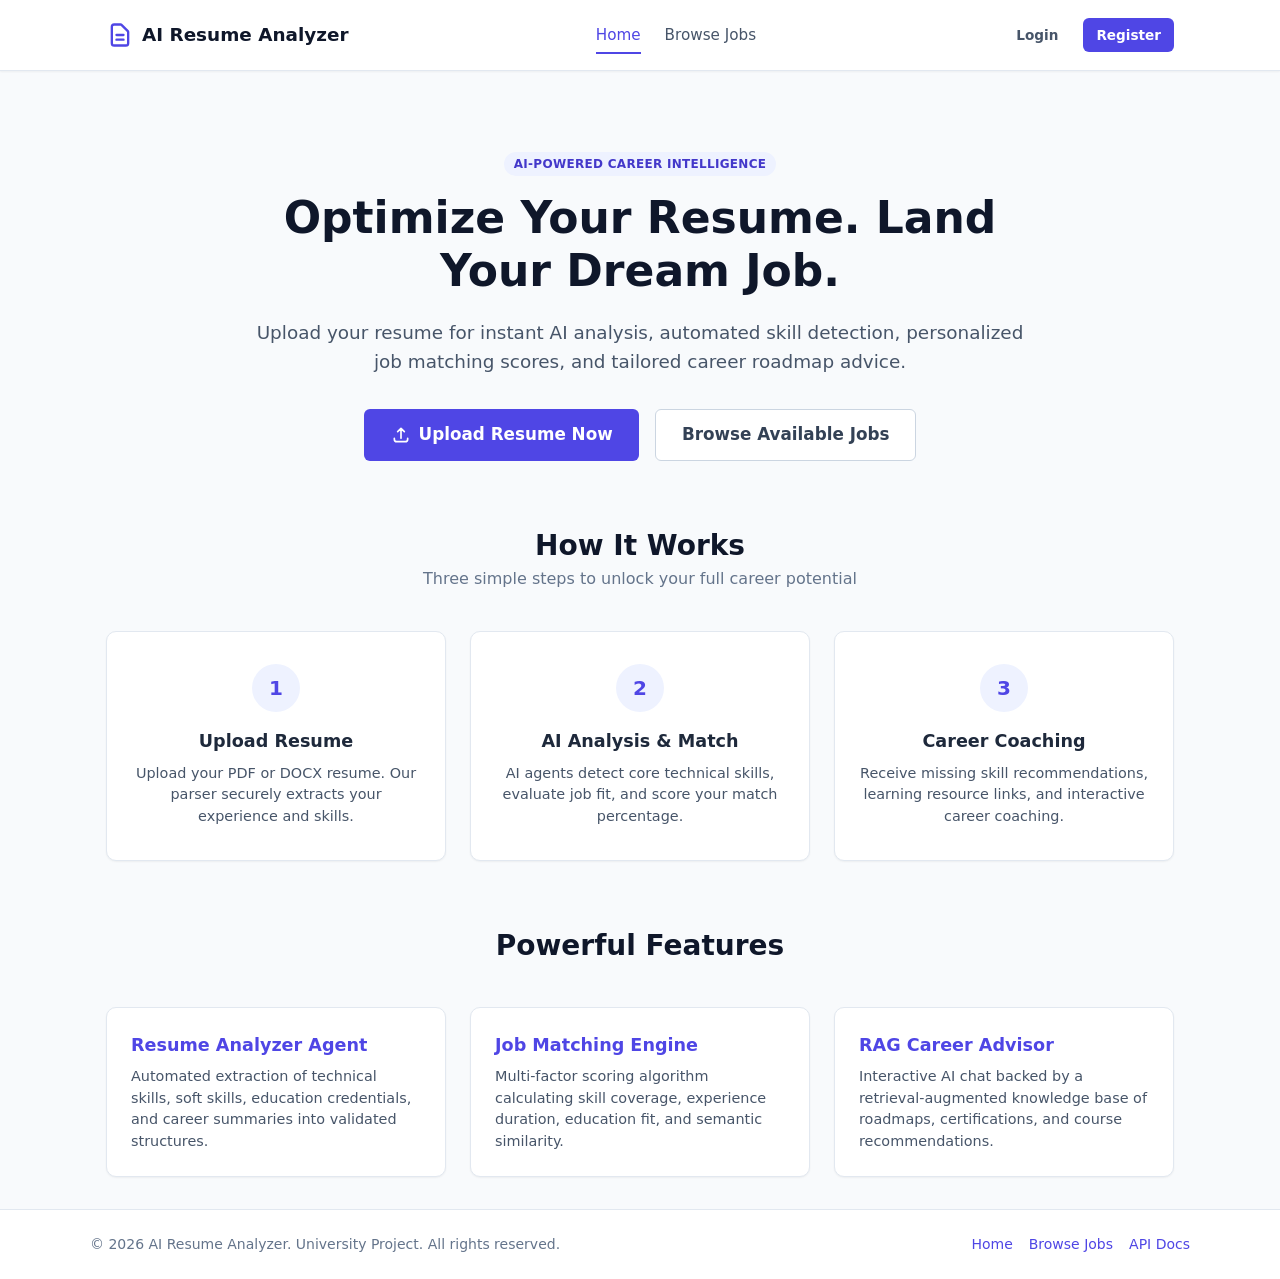
<file: frontend/index.html>
<!DOCTYPE html>
<html lang="en">
<head>
  <meta charset="UTF-8">
  <meta name="viewport" content="width=device-width, initial-scale=1.0">
  <title>AI Resume Analyzer — Supercharge Your Career</title>
  <link rel="stylesheet" href="css/style.css">
</head>
<body>
  <!-- Global Navbar -->
  <div id="navbar-container"></div>

  <!-- Hero Section -->
  <main>
    <section style="text-align: center; padding: 48px 16px 64px; max-width: 800px; margin: 0 auto;">
      <span class="badge badge-info" style="margin-bottom: 16px;">AI-Powered Career Intelligence</span>
      <h1 style="font-size: 2.75rem; font-weight: 800; line-height: 1.2; color: var(--neutral-900); margin-bottom: 20px;">
        Optimize Your Resume. Land Your Dream Job.
      </h1>
      <p style="font-size: 1.15rem; color: var(--neutral-600); margin-bottom: 32px; line-height: 1.6;">
        Upload your resume for instant AI analysis, automated skill detection, personalized job matching scores, and tailored career roadmap advice.
      </p>
      <div style="display: flex; gap: 16px; justify-content: center; flex-wrap: wrap;">
        <a href="upload-resume.html" class="btn btn-primary btn-lg">
          <svg width="20" height="20" fill="none" stroke="currentColor" viewBox="0 0 24 24"><path stroke-linecap="round" stroke-linejoin="round" stroke-width="2" d="M4 16v1a3 3 0 003 3h10a3 3 0 003-3v-1m-4-8l-4-4m0 0L8 8m4-4v12"/></svg>
          Upload Resume Now
        </a>
        <a href="jobs.html" class="btn btn-secondary btn-lg">Browse Available Jobs</a>
      </div>
    </section>

    <!-- How It Works Section -->
    <section style="margin-bottom: 64px;">
      <div style="text-align: center; margin-bottom: 40px;">
        <h2 style="font-size: 1.75rem; font-weight: 700; color: var(--neutral-900);">How It Works</h2>
        <p style="color: var(--neutral-500);">Three simple steps to unlock your full career potential</p>
      </div>
      <div class="grid grid-cols-3">
        <div class="card" style="text-align: center; padding: 32px 24px;">
          <div style="width: 48px; height: 48px; border-radius: 50%; background: var(--primary-50); color: var(--primary-600); display: flex; align-items: center; justify-content: center; font-weight: 800; font-size: 1.25rem; margin: 0 auto 16px;">1</div>
          <h3 style="font-size: 1.1rem; font-weight: 700; margin-bottom: 8px;">Upload Resume</h3>
          <p style="font-size: 0.9rem; color: var(--neutral-600);">Upload your PDF or DOCX resume. Our parser securely extracts your experience and skills.</p>
        </div>
        <div class="card" style="text-align: center; padding: 32px 24px;">
          <div style="width: 48px; height: 48px; border-radius: 50%; background: var(--primary-50); color: var(--primary-600); display: flex; align-items: center; justify-content: center; font-weight: 800; font-size: 1.25rem; margin: 0 auto 16px;">2</div>
          <h3 style="font-size: 1.1rem; font-weight: 700; margin-bottom: 8px;">AI Analysis & Match</h3>
          <p style="font-size: 0.9rem; color: var(--neutral-600);">AI agents detect core technical skills, evaluate job fit, and score your match percentage.</p>
        </div>
        <div class="card" style="text-align: center; padding: 32px 24px;">
          <div style="width: 48px; height: 48px; border-radius: 50%; background: var(--primary-50); color: var(--primary-600); display: flex; align-items: center; justify-content: center; font-weight: 800; font-size: 1.25rem; margin: 0 auto 16px;">3</div>
          <h3 style="font-size: 1.1rem; font-weight: 700; margin-bottom: 8px;">Career Coaching</h3>
          <p style="font-size: 0.9rem; color: var(--neutral-600);">Receive missing skill recommendations, learning resource links, and interactive career coaching.</p>
        </div>
      </div>
    </section>

    <!-- Key Features Grid -->
    <section>
      <div style="text-align: center; margin-bottom: 40px;">
        <h2 style="font-size: 1.75rem; font-weight: 700; color: var(--neutral-900);">Powerful Features</h2>
      </div>
      <div class="grid grid-cols-3">
        <div class="card card-hover">
          <h3 style="font-size: 1.1rem; font-weight: 700; margin-bottom: 8px; color: var(--primary-600);">Resume Analyzer Agent</h3>
          <p style="font-size: 0.9rem; color: var(--neutral-600);">Automated extraction of technical skills, soft skills, education credentials, and career summaries into validated structures.</p>
        </div>
        <div class="card card-hover">
          <h3 style="font-size: 1.1rem; font-weight: 700; margin-bottom: 8px; color: var(--primary-600);">Job Matching Engine</h3>
          <p style="font-size: 0.9rem; color: var(--neutral-600);">Multi-factor scoring algorithm calculating skill coverage, experience duration, education fit, and semantic similarity.</p>
        </div>
        <div class="card card-hover">
          <h3 style="font-size: 1.1rem; font-weight: 700; margin-bottom: 8px; color: var(--primary-600);">RAG Career Advisor</h3>
          <p style="font-size: 0.9rem; color: var(--neutral-600);">Interactive AI chat backed by a retrieval-augmented knowledge base of roadmaps, certifications, and course recommendations.</p>
        </div>
      </div>
    </section>
  </main>

  <!-- Global Footer -->
  <div id="footer-container"></div>

  <!-- Shared JavaScript -->
  <script src="js/config.js"></script>
  <script src="js/api.js"></script>
  <script src="js/ui.js"></script>
</body>
</html>
</file>
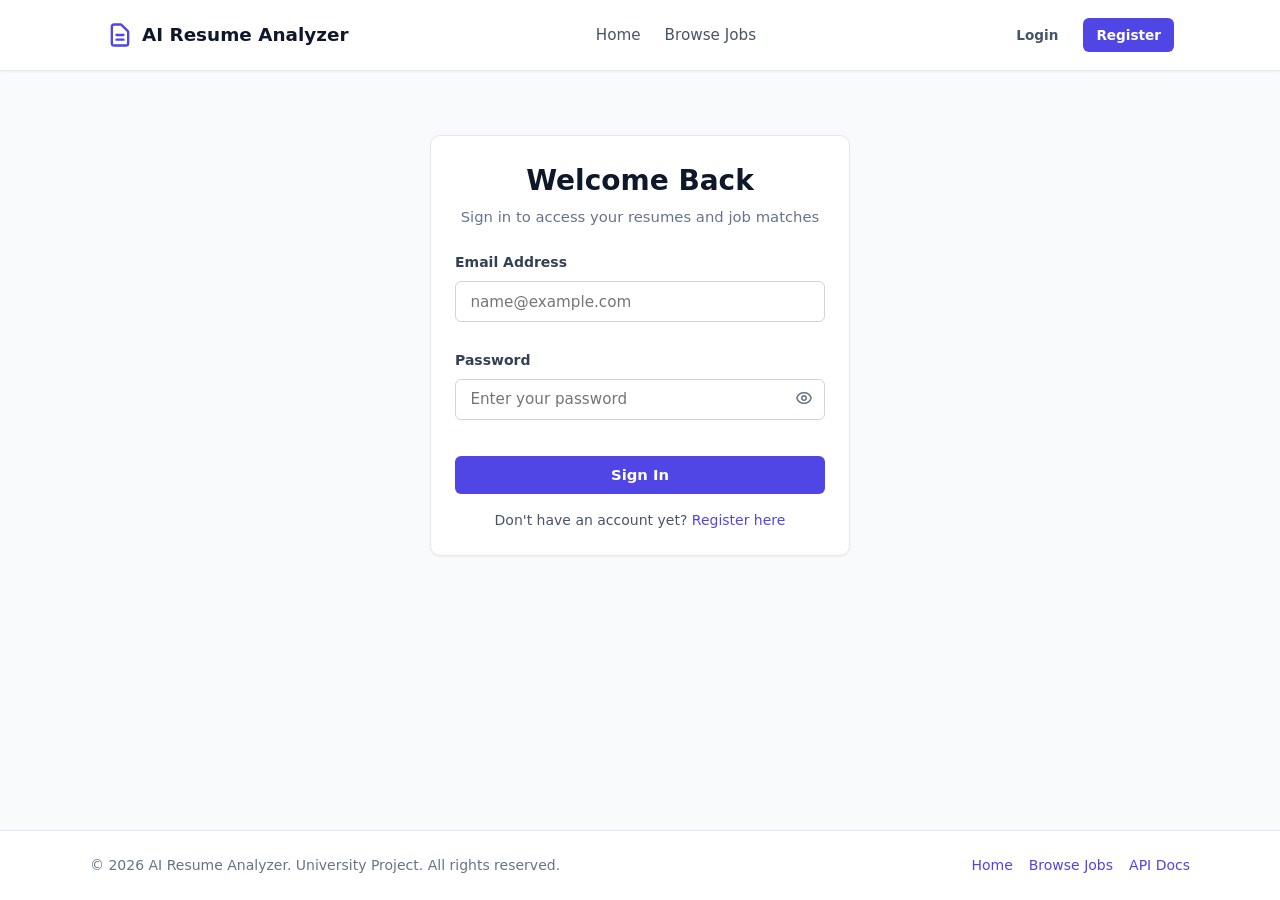
<file: frontend/career-advisor.html>
<!DOCTYPE html>
<html lang="en">
<head>
  <meta charset="UTF-8">
  <meta name="viewport" content="width=device-width, initial-scale=1.0">
  <title>Career Advisor Chat — AI Resume Analyzer</title>
  <link rel="stylesheet" href="css/style.css">
</head>
<body>
  <!-- Global Navbar -->
  <div id="navbar-container"></div>

  <main style="max-width: 960px;">
    <!-- Header -->
    <div style="margin-bottom: 20px; display: flex; align-items: center; justify-content: space-between; flex-wrap: wrap; gap: 16px;">
      <div>
        <h1 style="font-size: 1.85rem; font-weight: 800; color: var(--neutral-900);">AI Career Advisor</h1>
        <p style="color: var(--neutral-500); font-size: 0.95rem;">Ask career questions, request roadmap advice, or get course recommendations</p>
      </div>

      <button class="btn btn-secondary btn-sm" id="clear-chat-btn">
        <svg width="16" height="16" fill="none" stroke="currentColor" viewBox="0 0 24 24"><path stroke-linecap="round" stroke-linejoin="round" stroke-width="2" d="M19 7l-.867 12.142A2 2 0 0116.138 21H7.862a2 2 0 01-1.995-1.858L5 7m5 4v6m4-6v6m1-10V4a1 1 0 00-1-1h-4a1 1 0 00-1 1v3M4 7h16"/></svg>
        Clear Chat
      </button>
    </div>

    <!-- Active Context Bar -->
    <div class="card" style="margin-bottom: 16px; padding: 12px 20px;">
      <div style="display: flex; gap: 16px; align-items: center; flex-wrap: wrap; font-size: 0.875rem;">
        <div style="display: flex; align-items: center; gap: 8px;">
          <span style="font-weight: 600; color: var(--neutral-700);">Resume Context:</span>
          <select class="form-select" id="chat-resume-select" style="padding: 0.3rem 0.6rem; font-size: 0.85rem;">
            <!-- Options rendered dynamically -->
          </select>
        </div>
      </div>
    </div>

    <!-- Main Chat Window Container -->
    <div class="chat-container">
      <div class="chat-header">
        <div style="display: flex; align-items: center; gap: 10px;">
          <div style="width: 10px; height: 10px; border-radius: 50%; background-color: var(--success-500);"></div>
          <span style="font-weight: 700; color: var(--neutral-800); font-size: 0.95rem;">Career Advisor Assistant</span>
        </div>
        <span style="font-size: 0.8rem; color: var(--neutral-500);">RAG Knowledge Base Connected</span>
      </div>

      <!-- Scrollable Message Pane -->
      <div class="chat-messages" id="chat-messages-pane">
        <!-- Assistant Welcome Message -->
        <div class="chat-bubble chat-assistant">
          <strong>Hello! I'm your AI Career Advisor.</strong>
          <p style="margin-top: 6px;">I can analyze your resume, recommend specific certifications or learning resources, fill missing skill gaps, and answer career guidance questions.</p>
        </div>
      </div>

      <!-- Suggested Question Chips Bar -->
      <div style="padding: 10px 16px; border-top: 1px solid var(--neutral-200); background: var(--neutral-50); display: flex; gap: 8px; overflow-x: auto;" id="suggested-chips-bar">
        <span class="chip" style="cursor: pointer;" data-query="What missing skills should I focus on learning next?">💡 Missing skills?</span>
        <span class="chip" style="cursor: pointer;" data-query="Recommend top courses for my target developer role.">📚 Recommended courses?</span>
        <span class="chip" style="cursor: pointer;" data-query="How can I improve my resume summary statement?">📝 Resume tips?</span>
      </div>

      <!-- Typing Indicator -->
      <div id="typing-indicator" style="display: none; padding: 8px 20px;">
        <div class="typing-indicator">
          <div class="typing-dot"></div>
          <div class="typing-dot"></div>
          <div class="typing-dot"></div>
        </div>
      </div>

      <!-- Input Bar -->
      <form id="chat-form" class="chat-input-area">
        <label class="sr-only" for="chat-user-input">Ask the career advisor a question</label>
        <input type="text" class="form-input" id="chat-user-input" placeholder="Type your career question here..." aria-label="Ask the career advisor a question" required autocomplete="off">
        <button type="submit" class="btn btn-primary" id="chat-send-btn">
          Send
        </button>
      </form>
    </div>
  </main>

  <!-- Global Footer -->
  <div id="footer-container"></div>

  <!-- Shared JavaScript -->
  <script src="js/config.js"></script>
  <script src="js/api.js"></script>
  <script src="js/auth.js"></script>
  <script src="js/ui.js"></script>
  <script src="js/chat.js"></script>
</body>
</html>
</file>
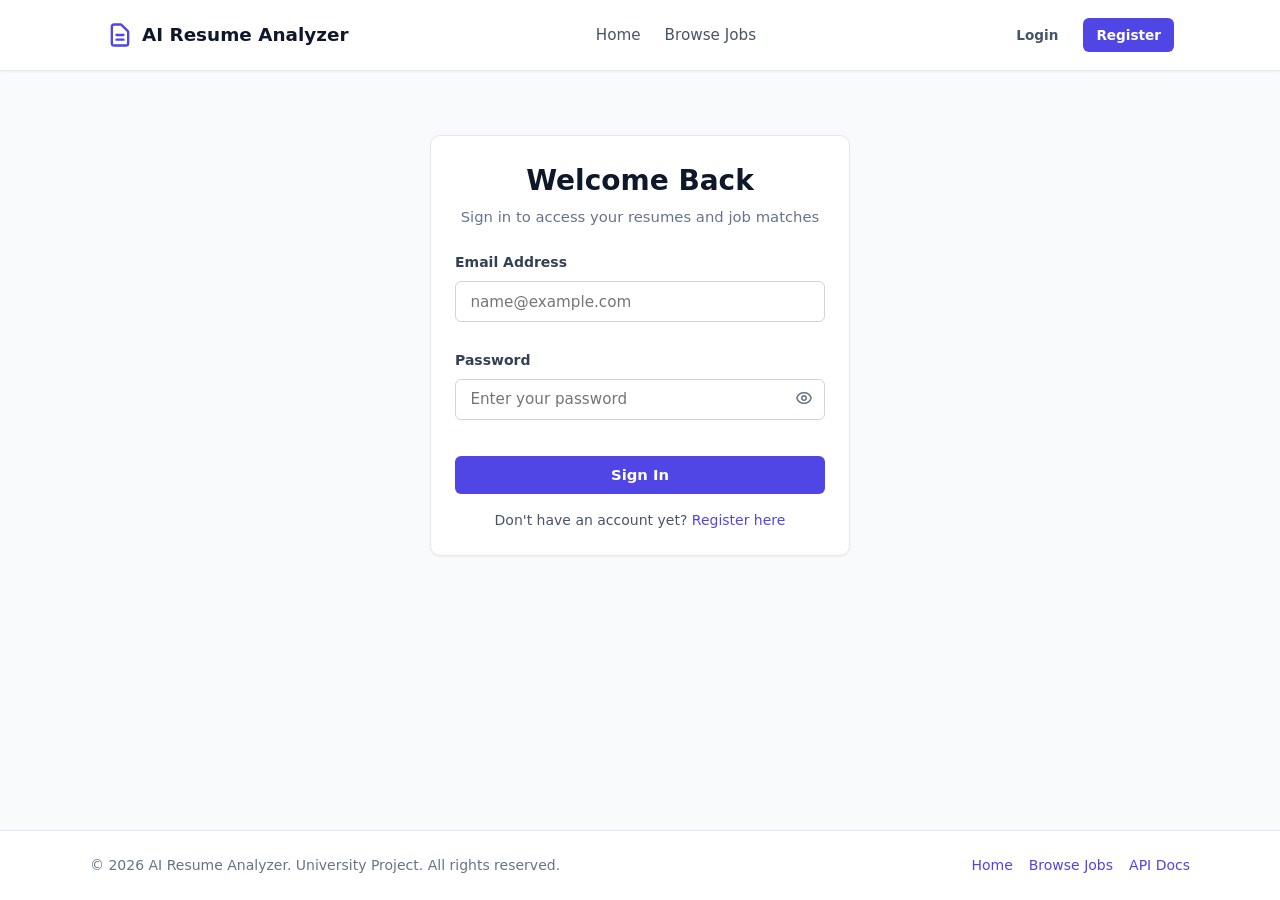
<file: frontend/dashboard.html>
<!DOCTYPE html>
<html lang="en">
<head>
  <meta charset="UTF-8">
  <meta name="viewport" content="width=device-width, initial-scale=1.0">
  <title>Dashboard — AI Resume Analyzer</title>
  <link rel="stylesheet" href="css/style.css">
</head>
<body>
  <!-- Global Navbar -->
  <div id="navbar-container"></div>

  <main>
    <!-- Welcome Header -->
    <div style="margin-bottom: 32px; display: flex; align-items: center; justify-content: space-between; flex-wrap: wrap; gap: 16px;">
      <div>
        <h1 style="font-size: 1.85rem; font-weight: 800; color: var(--neutral-900);">Dashboard</h1>
        <p style="color: var(--neutral-500); font-size: 0.95rem;">Manage your resumes, view AI analyses, and explore job match recommendations</p>
      </div>
      <a href="upload-resume.html" class="btn btn-primary">
        <svg width="18" height="18" fill="none" stroke="currentColor" viewBox="0 0 24 24"><path stroke-linecap="round" stroke-linejoin="round" stroke-width="2" d="M12 4v16m8-8H4"/></svg>
        Upload New Resume
      </a>
    </div>

    <!-- Overview Stat Cards -->
    <div class="grid grid-cols-3" style="margin-bottom: 32px;">
      <div class="card">
        <div class="card-subtitle">Total Resumes</div>
        <div style="font-size: 2rem; font-weight: 800; color: var(--primary-600); margin-top: 4px;" id="stat-resumes-count">0</div>
      </div>
      <div class="card">
        <div class="card-subtitle">Analyses Completed</div>
        <div style="font-size: 2rem; font-weight: 800; color: var(--success-600); margin-top: 4px;" id="stat-analyses-count">0</div>
      </div>
      <div class="card">
        <div class="card-subtitle">Average Match Score</div>
        <div style="font-size: 2rem; font-weight: 800; color: var(--neutral-800); margin-top: 4px;" id="stat-matches-count">—</div>
      </div>
    </div>

    <!-- My Resumes List -->
    <div class="card">
      <div class="card-header">
        <h2 class="card-title">My Resumes</h2>
        <span class="card-subtitle" id="resumes-subtitle">Uploaded documents</span>
      </div>

      <div id="resumes-loading" style="text-align: center; padding: 40px;">
        <div style="width: 32px; height: 32px; border: 3px solid var(--neutral-200); border-top-color: var(--primary-600); border-radius: 50%; animation: spin 0.6s linear infinite; margin: 0 auto 12px;"></div>
        <p style="color: var(--neutral-500);">Loading your resumes...</p>
      </div>

      <div id="resumes-error" class="empty-state" style="display: none;" role="alert">
        <div class="empty-icon">⚠️</div>
        <h3 class="empty-title" style="font-size: 1.1rem; font-weight: 700; color: var(--neutral-800);">Could not load your resumes</h3>
        <p class="empty-desc" style="font-size: 0.9rem; margin-top: 4px;">Something went wrong while contacting the server. Please refresh the page to try again.</p>
      </div>

      <div id="resumes-empty" class="empty-state" style="display: none;">
        <div class="empty-icon">📄</div>
        <h3 class="empty-title" style="font-size: 1.1rem; font-weight: 700; color: var(--neutral-800);">No Resumes Uploaded Yet</h3>
        <p class="empty-desc" style="font-size: 0.9rem; margin-top: 4px;">Upload your first PDF or DOCX resume to get started with AI analysis.</p>
        <a href="upload-resume.html" class="btn btn-primary" style="margin-top: 16px;">Upload Resume</a>
      </div>

      <div id="resumes-table-container" style="display: none; overflow-x: auto;">
        <table style="width: 100%; border-collapse: collapse; text-align: left; font-size: 0.9rem;">
          <thead>
            <tr style="border-bottom: 2px solid var(--neutral-200); color: var(--neutral-500);">
              <th style="padding: 12px 16px;">Title</th>
              <th style="padding: 12px 16px;">Format</th>
              <th style="padding: 12px 16px;">Upload Date</th>
              <th style="padding: 12px 16px;">Status</th>
              <th style="padding: 12px 16px; text-align: right;">Actions</th>
            </tr>
          </thead>
          <tbody id="resumes-tbody">
            <!-- Rows rendered dynamically by resumes.js -->
          </tbody>
        </table>
      </div>
    </div>
  </main>

  <!-- Global Footer -->
  <div id="footer-container"></div>

  <!-- Shared JavaScript -->
  <script src="js/config.js"></script>
  <script src="js/api.js"></script>
  <script src="js/auth.js"></script>
  <script src="js/ui.js"></script>
  <script src="js/resumes.js"></script>
</body>
</html>
</file>
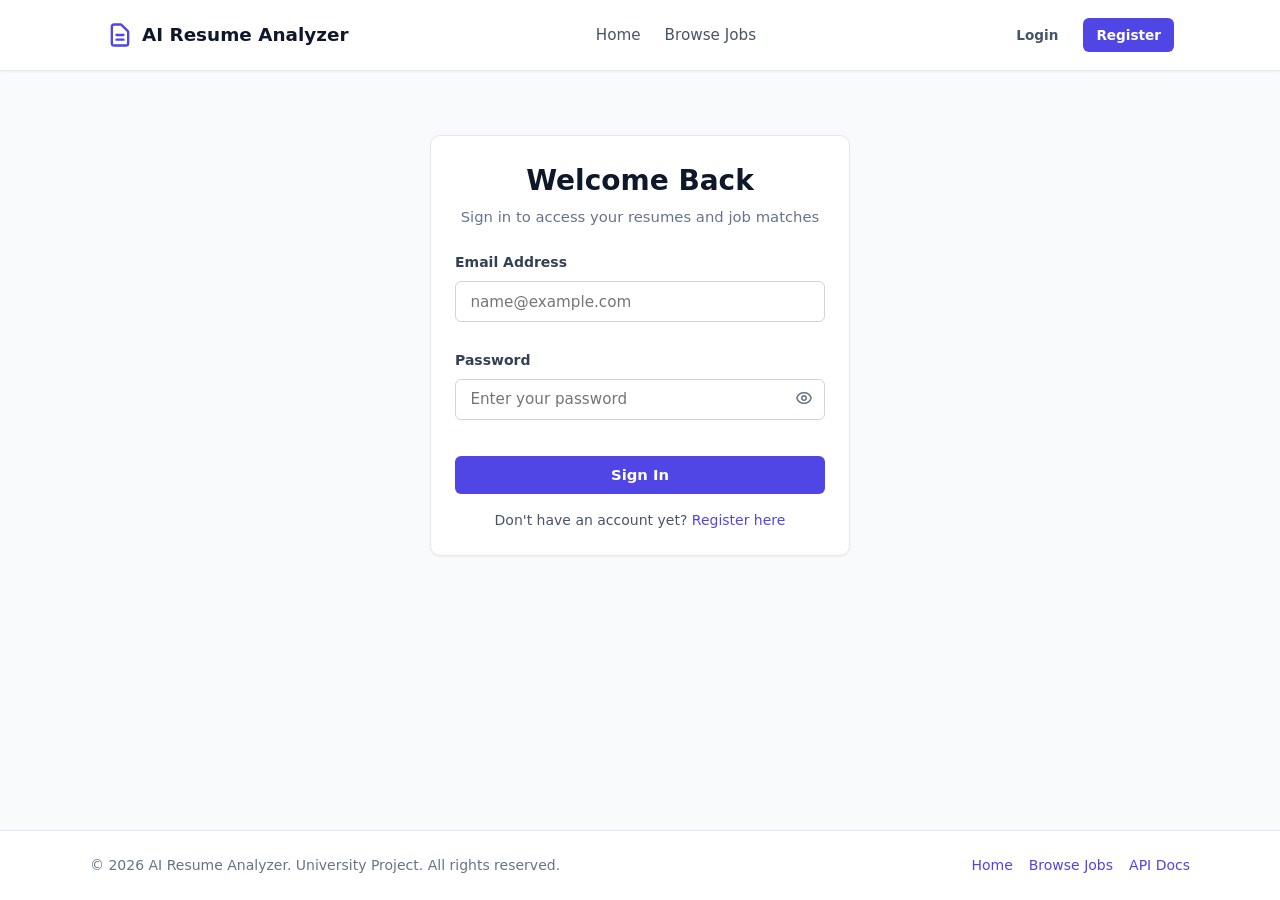
<file: frontend/job-form.html>
<!DOCTYPE html>
<html lang="en">
<head>
  <meta charset="UTF-8">
  <meta name="viewport" content="width=device-width, initial-scale=1.0">
  <title>Post Job — AI Resume Analyzer</title>
  <link rel="stylesheet" href="css/style.css">
</head>
<body>
  <!-- Global Navbar -->
  <div id="navbar-container"></div>

  <main style="max-width: 760px;">
    <!-- Header -->
    <div style="margin-bottom: 24px;">
      <h1 style="font-size: 1.85rem; font-weight: 800; color: var(--neutral-900);" id="form-header-title">Post a New Job</h1>
      <p style="color: var(--neutral-500); font-size: 0.95rem;">Enter job details, required technical skills, and candidate qualifications</p>
    </div>

    <!-- Form Card -->
    <div class="card">
      <form id="job-post-form" novalidate>
        <input type="hidden" id="job-id" name="job_id">

        <div class="grid grid-cols-2" style="gap: 16px;">
          <div class="form-group">
            <label class="form-label" for="job-title">Job Title *</label>
            <input type="text" class="form-input" id="job-title" placeholder="e.g. Senior Backend Engineer" required>
          </div>

          <div class="form-group">
            <label class="form-label" for="job-company">Company Name *</label>
            <input type="text" class="form-input" id="job-company" placeholder="e.g. CloudScale Systems" required>
          </div>
        </div>

        <div class="grid grid-cols-2" style="gap: 16px;">
          <div class="form-group">
            <label class="form-label" for="job-location">Location *</label>
            <input type="text" class="form-input" id="job-location" placeholder="e.g. Remote / San Francisco, CA" required>
          </div>

          <div class="form-group">
            <label class="form-label" for="job-type">Job Type *</label>
            <select class="form-select" id="job-type" required>
              <option value="Full-time">Full-time</option>
              <option value="Part-time">Part-time</option>
              <option value="Contract">Contract</option>
              <option value="Remote">Remote</option>
            </select>
          </div>
        </div>

        <div class="grid grid-cols-3" style="gap: 16px;">
          <div class="form-group">
            <label class="form-label" for="job-level">Experience Level</label>
            <select class="form-select" id="job-level">
              <option value="Entry">Entry Level</option>
              <option value="Mid" selected>Mid Level</option>
              <option value="Senior">Senior Level</option>
            </select>
          </div>

          <div class="form-group">
            <label class="form-label" for="job-min-years">Min Experience (Years)</label>
            <input type="number" class="form-input" id="job-min-years" min="0" value="2">
          </div>

          <div class="form-group">
            <label class="form-label" for="job-degree">Required Degree</label>
            <select class="form-select" id="job-degree">
              <option value="None">None Required</option>
              <option value="High School">High School</option>
              <option value="Associate">Associate Degree</option>
              <option value="Bachelor" selected>Bachelor's Degree</option>
              <option value="Master">Master's Degree</option>
              <option value="Doctorate">Doctorate</option>
            </select>
          </div>
        </div>

        <div class="form-group">
          <label class="form-label" for="job-skills">Required Technical Skills (Comma-separated) *</label>
          <input type="text" class="form-input" id="job-skills" placeholder="e.g. Python, FastAPI, Docker, PostgreSQL" required>
          <span class="form-help">Separate skills with commas</span>
        </div>

        <div class="form-group">
          <label class="form-label" for="job-soft-skills">Soft Skills (Comma-separated)</label>
          <input type="text" class="form-input" id="job-soft-skills" placeholder="e.g. Leadership, Problem Solving, Communication">
        </div>

        <div class="form-group">
          <label class="form-label" for="job-salary">Salary Range (Optional)</label>
          <input type="text" class="form-input" id="job-salary" placeholder="e.g. $120,000 - $150,000">
        </div>

        <div class="form-group">
          <label class="form-label" for="job-description">Full Job Description *</label>
          <textarea class="form-textarea" id="job-description" rows="6" placeholder="Provide position summary, key responsibilities, and team expectations..." required></textarea>
        </div>

        <div style="display: flex; justify-content: flex-end; gap: 12px; margin-top: 24px;">
          <a href="jobs.html" class="btn btn-secondary">Cancel</a>
          <button type="submit" class="btn btn-primary" id="save-job-btn">Save Job Posting</button>
        </div>
      </form>
    </div>
  </main>

  <!-- Global Footer -->
  <div id="footer-container"></div>

  <!-- Shared JavaScript -->
  <script src="js/config.js"></script>
  <script src="js/api.js"></script>
  <script src="js/auth.js"></script>
  <script src="js/ui.js"></script>
  <script src="js/jobs.js"></script>
</body>
</html>
</file>
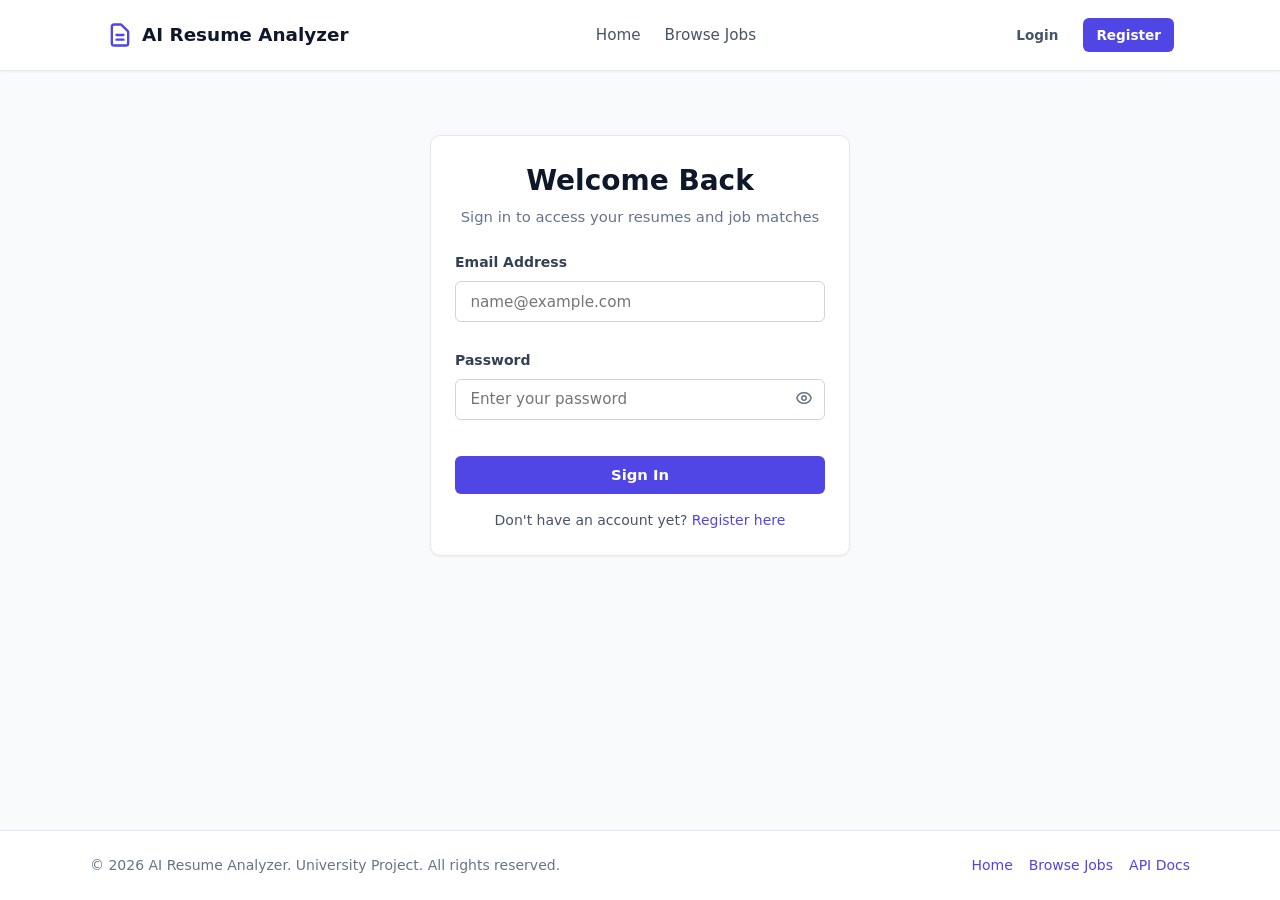
<file: frontend/job-recommendations.html>
<!DOCTYPE html>
<html lang="en">
<head>
  <meta charset="UTF-8">
  <meta name="viewport" content="width=device-width, initial-scale=1.0">
  <title>Job Recommendations — AI Resume Analyzer</title>
  <link rel="stylesheet" href="css/style.css">
</head>
<body>
  <!-- Global Navbar -->
  <div id="navbar-container"></div>

  <main>
    <!-- Header -->
    <div style="margin-bottom: 24px; display: flex; align-items: center; justify-content: space-between; flex-wrap: wrap; gap: 16px;">
      <div>
        <h1 style="font-size: 1.85rem; font-weight: 800; color: var(--neutral-900);">AI Job Recommendations</h1>
        <p style="color: var(--neutral-500); font-size: 0.95rem;">Matched job postings scored against your analyzed resume skills and experience</p>
      </div>
      
      <!-- Controls Bar -->
      <div style="display: flex; gap: 12px; align-items: center; flex-wrap: wrap;">
        <div style="display: flex; align-items: center; gap: 8px;">
          <label class="form-label" for="sort-select" style="margin: 0; white-space: nowrap;">Sort by:</label>
          <select class="form-select" id="sort-select" style="padding: 0.4rem 0.8rem; font-size: 0.875rem;" onchange="renderSortedRecommendations()">
            <option value="score-desc">Match Score (High to Low)</option>
            <option value="score-asc">Match Score (Low to High)</option>
            <option value="title">Job Title</option>
          </select>
        </div>
      </div>
    </div>

    <!-- Resume Selector Dropdown if multiple resumes exist -->
    <div class="card" style="margin-bottom: 24px; padding: 16px 24px;">
      <div style="display: flex; align-items: center; gap: 16px; flex-wrap: wrap;">
        <label class="form-label" for="resume-select" style="margin: 0; white-space: nowrap;">Select Resume Context:</label>
        <select class="form-select" id="resume-select" style="max-width: 360px;" onchange="loadJobRecommendations(this.value)">
          <!-- Options dynamically rendered -->
        </select>
      </div>
    </div>

    <!-- Loading State -->
    <div id="recommendations-loading" class="card" style="text-align: center; padding: 60px 20px;">
      <div style="width: 40px; height: 40px; border: 4px solid var(--neutral-200); border-top-color: var(--primary-600); border-radius: 50%; animation: spin 0.6s linear infinite; margin: 0 auto 16px;"></div>
      <h3 style="font-size: 1.1rem; color: var(--neutral-800);">Calculating Job Match Scores...</h3>
      <p style="color: var(--neutral-500); font-size: 0.9rem; margin-top: 4px;">Comparing resume skills, experience level, and education against open positions.</p>
    </div>

    <!-- Empty State -->
    <div id="recommendations-empty" class="card empty-state" style="display: none;">
      <div class="empty-icon">🎯</div>
      <h3 class="empty-title" style="font-size: 1.1rem; font-weight: 700; color: var(--neutral-800);">No Recommendations Available</h3>
      <p class="empty-desc" style="font-size: 0.9rem; margin-top: 4px;">Make sure your resume has been analyzed and job postings exist in the database.</p>
      <div style="margin-top: 16px; display: flex; gap: 12px; justify-content: center;">
        <a href="upload-resume.html" class="btn btn-primary btn-sm">Upload Resume</a>
        <a href="jobs.html" class="btn btn-secondary btn-sm">Browse Jobs</a>
      </div>
    </div>

    <!-- Recommendations Grid -->
    <div id="recommendations-grid" style="display: flex; flex-direction: column; gap: 20px;">
      <!-- Job cards rendered dynamically by jobs.js -->
    </div>
  </main>

  <!-- Global Footer -->
  <div id="footer-container"></div>

  <!-- Shared JavaScript -->
  <script src="js/config.js"></script>
  <script src="js/api.js"></script>
  <script src="js/auth.js"></script>
  <script src="js/ui.js"></script>
  <script src="js/jobs.js"></script>
</body>
</html>
</file>
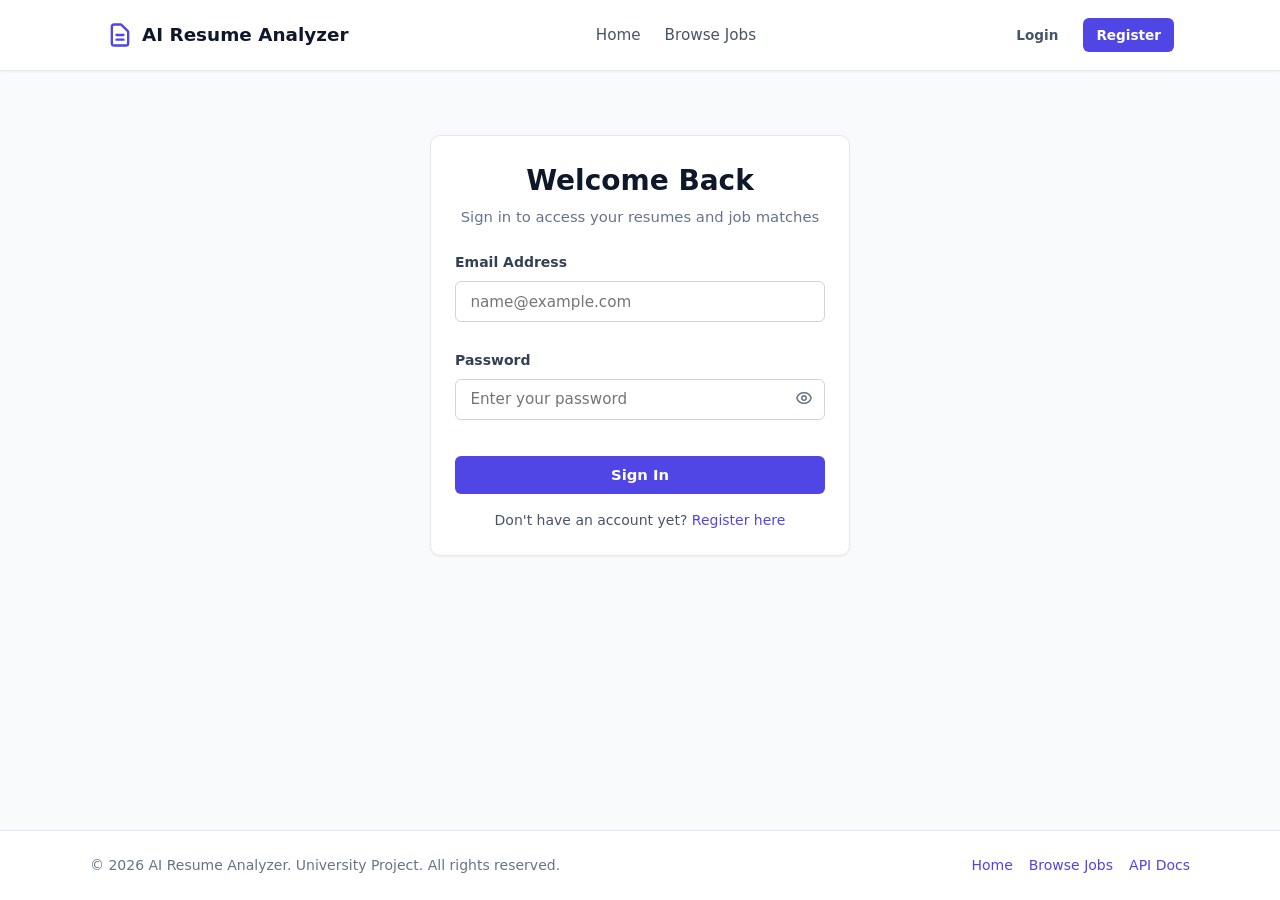
<file: frontend/login.html>
<!DOCTYPE html>
<html lang="en">
<head>
  <meta charset="UTF-8">
  <meta name="viewport" content="width=device-width, initial-scale=1.0">
  <title>Login — AI Resume Analyzer</title>
  <link rel="stylesheet" href="css/style.css">
</head>
<body>
  <!-- Global Navbar -->
  <div id="navbar-container"></div>

  <!-- Main Auth Card -->
  <main>
    <div class="auth-wrapper">
      <div class="card">
        <div class="auth-header">
          <h1>Welcome Back</h1>
          <p>Sign in to access your resumes and job matches</p>
        </div>

        <form id="login-form" novalidate>
          <div class="form-group">
            <label class="form-label" for="login-email">Email Address</label>
            <input type="email" class="form-input" id="login-email" name="email" placeholder="name@example.com" required>
            <span class="form-error" id="email-error"></span>
          </div>

          <div class="form-group">
            <label class="form-label" for="login-password">Password</label>
            <div class="form-input-wrapper">
              <input type="password" class="form-input" id="login-password" name="password" placeholder="Enter your password" required>
              <button type="button" class="password-toggle-btn" onclick="togglePasswordVisibility('login-password', this)" aria-label="Toggle password visibility">
                <svg width="18" height="18" fill="none" stroke="currentColor" viewBox="0 0 24 24"><path stroke-linecap="round" stroke-linejoin="round" stroke-width="2" d="M15 12a3 3 0 11-6 0 3 3 0 016 0z"/><path stroke-linecap="round" stroke-linejoin="round" stroke-width="2" d="M2.458 12C3.732 7.943 7.523 5 12 5c4.478 0 8.268 2.943 9.542 7-1.274 4.057-5.064 7-9.542 7-4.477 0-8.268-2.943-9.542-7z"/></svg>
              </button>
            </div>
            <span class="form-error" id="password-error"></span>
          </div>

          <button type="submit" class="btn btn-primary" style="width: 100%; margin-top: 8px;" id="login-submit-btn">
            Sign In
          </button>
        </form>

        <div class="auth-footer-link">
          Don't have an account yet? <a href="register.html">Register here</a>
        </div>
      </div>
    </div>
  </main>

  <!-- Global Footer -->
  <div id="footer-container"></div>

  <!-- Shared JavaScript -->
  <script src="js/config.js"></script>
  <script src="js/api.js"></script>
  <script src="js/auth.js"></script>
  <script src="js/ui.js"></script>
</body>
</html>
</file>
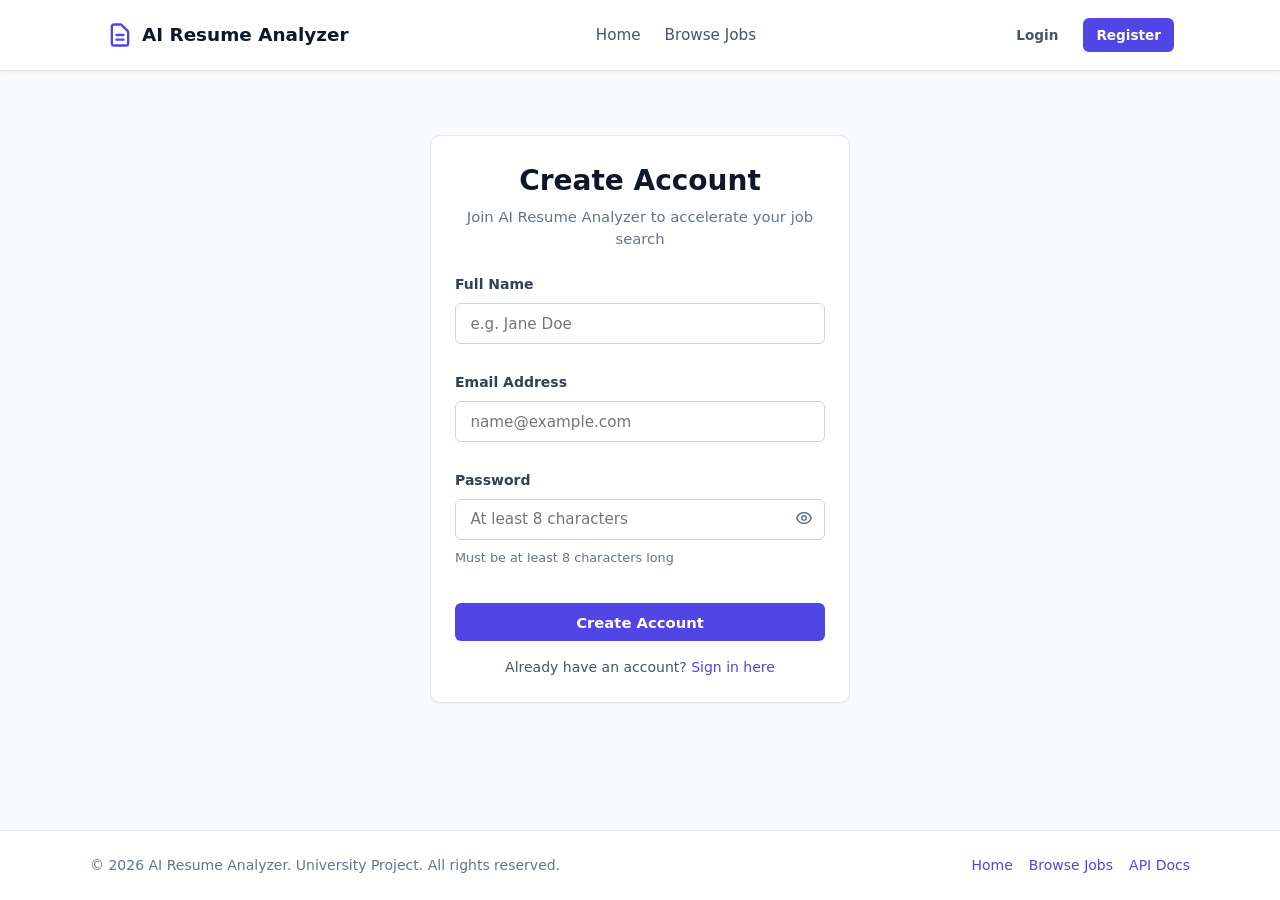
<file: frontend/register.html>
<!DOCTYPE html>
<html lang="en">
<head>
  <meta charset="UTF-8">
  <meta name="viewport" content="width=device-width, initial-scale=1.0">
  <title>Register — AI Resume Analyzer</title>
  <link rel="stylesheet" href="css/style.css">
</head>
<body>
  <!-- Global Navbar -->
  <div id="navbar-container"></div>

  <!-- Main Auth Card -->
  <main>
    <div class="auth-wrapper">
      <div class="card">
        <div class="auth-header">
          <h1>Create Account</h1>
          <p>Join AI Resume Analyzer to accelerate your job search</p>
        </div>

        <form id="register-form" novalidate>
          <div class="form-group">
            <label class="form-label" for="register-name">Full Name</label>
            <input type="text" class="form-input" id="register-name" name="full_name" placeholder="e.g. Jane Doe" required>
            <span class="form-error" id="name-error"></span>
          </div>

          <div class="form-group">
            <label class="form-label" for="register-email">Email Address</label>
            <input type="email" class="form-input" id="register-email" name="email" placeholder="name@example.com" required>
            <span class="form-error" id="email-error"></span>
          </div>

          <div class="form-group">
            <label class="form-label" for="register-password">Password</label>
            <div class="form-input-wrapper">
              <input type="password" class="form-input" id="register-password" name="password" placeholder="At least 8 characters" minlength="8" required>
              <button type="button" class="password-toggle-btn" onclick="togglePasswordVisibility('register-password', this)" aria-label="Toggle password visibility">
                <svg width="18" height="18" fill="none" stroke="currentColor" viewBox="0 0 24 24"><path stroke-linecap="round" stroke-linejoin="round" stroke-width="2" d="M15 12a3 3 0 11-6 0 3 3 0 016 0z"/><path stroke-linecap="round" stroke-linejoin="round" stroke-width="2" d="M2.458 12C3.732 7.943 7.523 5 12 5c4.478 0 8.268 2.943 9.542 7-1.274 4.057-5.064 7-9.542 7-4.477 0-8.268-2.943-9.542-7z"/></svg>
              </button>
            </div>
            <span class="form-help">Must be at least 8 characters long</span>
            <span class="form-error" id="password-error"></span>
          </div>

          <button type="submit" class="btn btn-primary" style="width: 100%; margin-top: 8px;" id="register-submit-btn">
            Create Account
          </button>
        </form>

        <div class="auth-footer-link">
          Already have an account? <a href="login.html">Sign in here</a>
        </div>
      </div>
    </div>
  </main>

  <!-- Global Footer -->
  <div id="footer-container"></div>

  <!-- Shared JavaScript -->
  <script src="js/config.js"></script>
  <script src="js/api.js"></script>
  <script src="js/auth.js"></script>
  <script src="js/ui.js"></script>
</body>
</html>
</file>
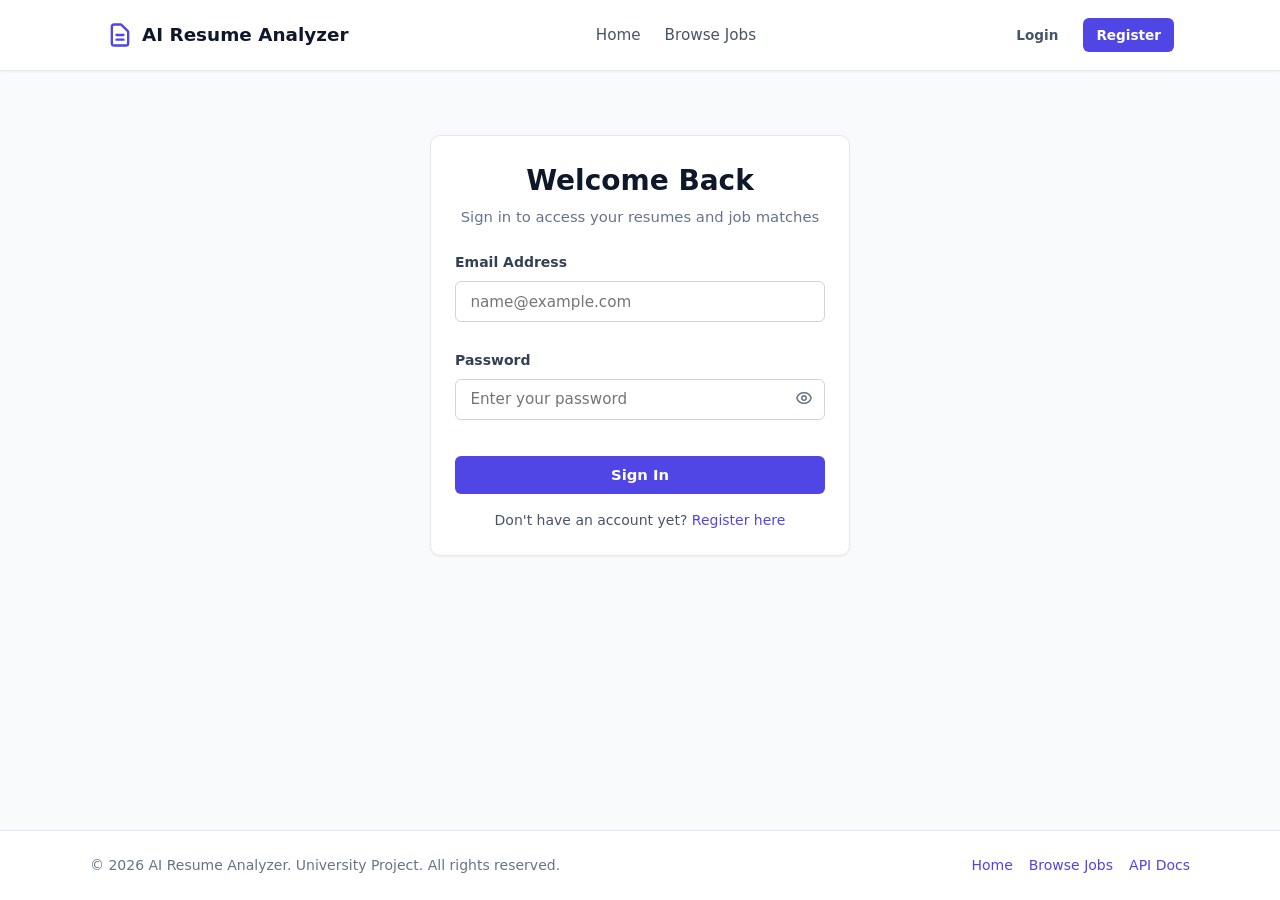
<file: frontend/resume-improvements.html>
<!DOCTYPE html>
<html lang="en">
<head>
  <meta charset="UTF-8">
  <meta name="viewport" content="width=device-width, initial-scale=1.0">
  <title>Resume Improvements — AI Resume Analyzer</title>
  <link rel="stylesheet" href="css/style.css">
</head>
<body>
  <!-- Global Navbar -->
  <div id="navbar-container"></div>

  <main>
    <!-- Header -->
    <div style="margin-bottom: 24px; display: flex; align-items: center; justify-content: space-between; flex-wrap: wrap; gap: 16px;">
      <div>
        <h1 style="font-size: 1.85rem; font-weight: 800; color: var(--neutral-900);">Resume Improvements & Skill Gaps</h1>
        <p style="color: var(--neutral-500); font-size: 0.95rem;">Actionable guidance, missing skills matrix, and recommended learning resources</p>
      </div>
      <a href="career-advisor.html" class="btn btn-secondary">Ask Career Advisor</a>
    </div>

    <!-- Loading State -->
    <div id="improvements-loading" class="card" style="text-align: center; padding: 60px 20px;">
      <div style="width: 40px; height: 40px; border: 4px solid var(--neutral-200); border-top-color: var(--primary-600); border-radius: 50%; animation: spin 0.6s linear infinite; margin: 0 auto 16px;"></div>
      <p style="color: var(--neutral-500);">Analyzing resume weaknesses and cross-referencing knowledge base...</p>
    </div>

    <!-- Content -->
    <div id="improvements-content" class="grid" style="display: none; gap: 24px;">
      <!-- Overall Health & Score Card -->
      <div class="card" style="display: flex; align-items: center; justify-content: space-between; flex-wrap: wrap; gap: 20px;">
        <div>
          <h2 class="card-title">Resume Readiness Score</h2>
          <p style="color: var(--neutral-500); font-size: 0.9rem; margin-top: 4px;">Calculated based on skill completeness, achievement metrics, and experience relevance.</p>
        </div>
        <div class="score-badge-circle score-green" id="improvements-score-gauge">82</div>
      </div>

      <!-- Strengths & Weaknesses Grid -->
      <div class="grid grid-cols-2">
        <div class="card" style="border-top: 4px solid var(--success-500);">
          <h3 class="card-title" style="color: var(--success-700); margin-bottom: 12px;">Key Strengths</h3>
          <ul id="strengths-list" style="padding-left: 20px; color: var(--neutral-700); font-size: 0.925rem; display: flex; flex-direction: column; gap: 8px;">
            <!-- Rendered dynamically -->
          </ul>
        </div>

        <div class="card" style="border-top: 4px solid var(--danger-500);">
          <h3 class="card-title" style="color: var(--danger-600); margin-bottom: 12px;">Areas for Improvement</h3>
          <ul id="weaknesses-list" style="padding-left: 20px; color: var(--neutral-700); font-size: 0.925rem; display: flex; flex-direction: column; gap: 8px;">
            <!-- Rendered dynamically -->
          </ul>
        </div>
      </div>

      <!-- Missing Skills Matrix -->
      <div class="card">
        <h3 class="card-title" style="margin-bottom: 16px;">Missing High-Demand Skills</h3>
        <div id="missing-skills-container" style="display: flex; flex-direction: column; gap: 12px;">
          <!-- Rendered dynamically -->
        </div>
      </div>

      <!-- Recommended Certifications & Learning Resources -->
      <div class="grid grid-cols-2">
        <div class="card">
          <h3 class="card-title" style="margin-bottom: 16px;">Recommended Certifications</h3>
          <div id="certifications-container" style="display: flex; flex-direction: column; gap: 12px;">
            <!-- Rendered dynamically -->
          </div>
        </div>

        <div class="card">
          <h3 class="card-title" style="margin-bottom: 16px;">Courses & Learning Resources</h3>
          <div id="resources-container" style="display: flex; flex-direction: column; gap: 12px;">
            <!-- Rendered dynamically -->
          </div>
        </div>
      </div>

      <!-- Actionable Bullet Improvements -->
      <div class="card">
        <h3 class="card-title" style="margin-bottom: 16px;">Actionable Resume Edits</h3>
        <ul id="bullet-improvements-container" style="padding-left: 20px; color: var(--neutral-700); font-size: 0.925rem; display: flex; flex-direction: column; gap: 8px;">
          <!-- Rendered dynamically -->
        </ul>
      </div>
    </div>
  </main>

  <!-- Global Footer -->
  <div id="footer-container"></div>

  <!-- Shared JavaScript -->
  <script src="js/config.js"></script>
  <script src="js/api.js"></script>
  <script src="js/auth.js"></script>
  <script src="js/ui.js"></script>
  <script src="js/improvements.js"></script>
</body>
</html>
</file>
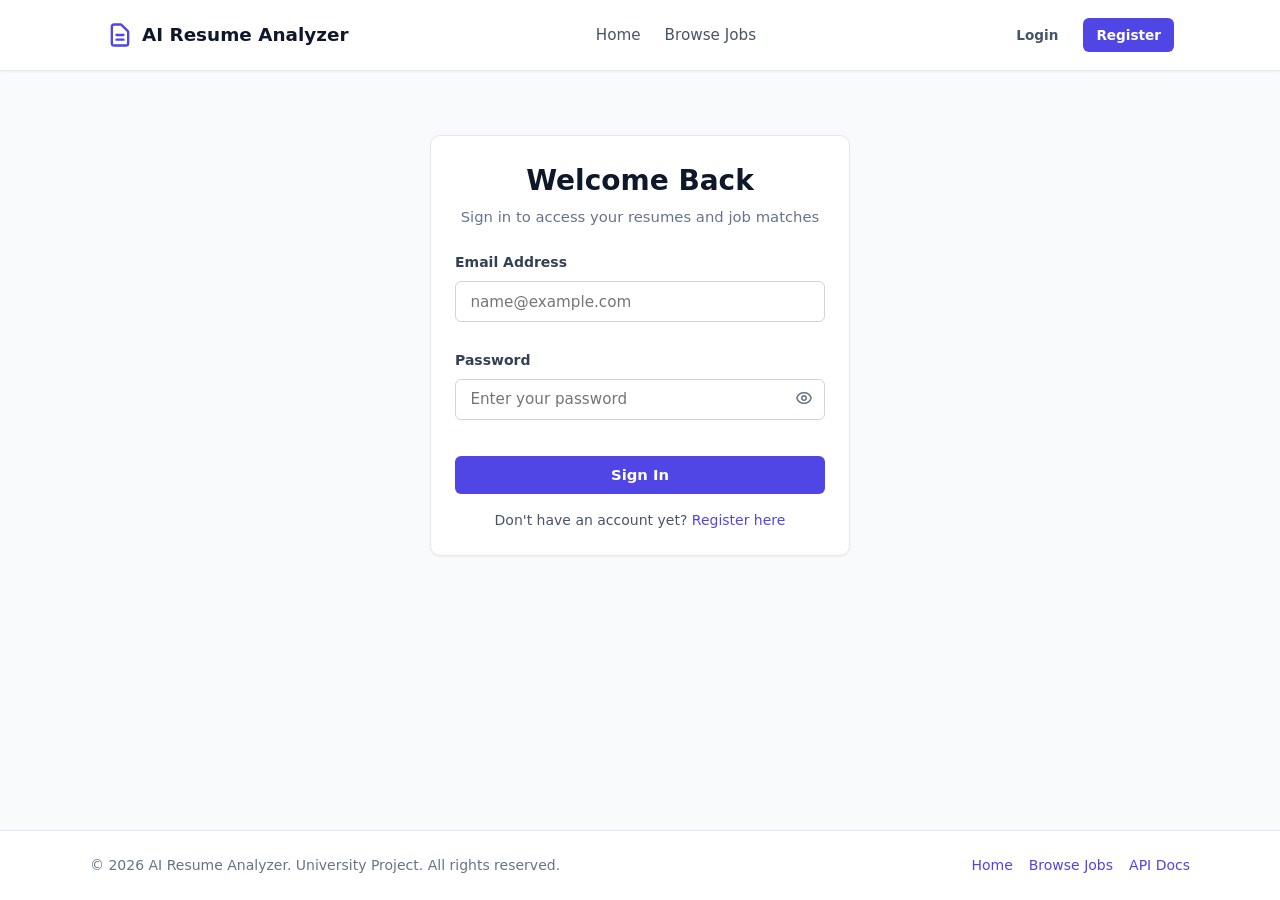
<file: frontend/upload-resume.html>
<!DOCTYPE html>
<html lang="en">
<head>
  <meta charset="UTF-8">
  <meta name="viewport" content="width=device-width, initial-scale=1.0">
  <title>Upload Resume — AI Resume Analyzer</title>
  <link rel="stylesheet" href="css/style.css">
</head>
<body>
  <!-- Global Navbar -->
  <div id="navbar-container"></div>

  <main style="max-width: 680px;">
    <!-- Section Title -->
    <div style="margin-bottom: 24px; text-align: center;">
      <h1 style="font-size: 1.85rem; font-weight: 800; color: var(--neutral-900);">Upload Your Resume</h1>
      <p style="color: var(--neutral-500); font-size: 0.95rem;">Upload a PDF or DOCX file to run AI analysis and job matching</p>
    </div>

    <!-- Step Indicator -->
    <div class="step-indicator" id="upload-step-indicator">
      <div class="step active" id="step-1">
        <div class="step-num">1</div>
        <span>Upload File</span>
      </div>
      <div class="step" id="step-2">
        <div class="step-num">2</div>
        <span>Extracting Text</span>
      </div>
      <div class="step" id="step-3">
        <div class="step-num">3</div>
        <span>AI Analyzing</span>
      </div>
    </div>

    <!-- Upload Card -->
    <div class="card">
      <form id="upload-resume-form" novalidate>
        <!-- Drag and Drop Dropzone -->
        <div id="dropzone" tabindex="0" role="button" aria-label="Choose a resume file. Click or press Enter to browse." style="border: 2px dashed var(--neutral-300); border-radius: var(--radius-md); padding: 40px 20px; text-align: center; cursor: pointer; background: var(--neutral-50); transition: all 0.2s ease;">
          <input type="file" id="file-input" name="file" accept=".pdf,.docx" aria-label="Resume file (PDF or DOCX)" style="display: none;">
          <div style="font-size: 2.5rem; margin-bottom: 12px; color: var(--primary-600);">📁</div>
          <h3 style="font-size: 1.1rem; font-weight: 700; color: var(--neutral-800); margin-bottom: 4px;">Drag & Drop your resume here</h3>
          <p style="font-size: 0.875rem; color: var(--neutral-500); margin-bottom: 16px;">Supports PDF and DOCX files up to 5MB</p>
          <button type="button" class="btn btn-secondary btn-sm" onclick="document.getElementById('file-input').click()">Browse File</button>
        </div>

        <!-- File Selected Preview -->
        <div id="file-preview" style="display: none; margin-top: 20px; padding: 16px; background: var(--primary-50); border: 1px solid var(--primary-100); border-radius: var(--radius-sm); align-items: center; justify-content: space-between;">
          <div style="display: flex; align-items: center; gap: 12px;">
            <span style="font-size: 1.5rem;" id="preview-file-icon">📄</span>
            <div>
              <div style="font-weight: 600; font-size: 0.95rem; color: var(--neutral-900);" id="preview-filename">filename.pdf</div>
              <div style="font-size: 0.8rem; color: var(--neutral-500);" id="preview-filesize">250 KB</div>
            </div>
          </div>
          <button type="button" class="btn btn-ghost btn-sm" id="remove-file-btn">&times;</button>
        </div>

        <!-- Document Title Input -->
        <div class="form-group" style="margin-top: 24px;">
          <label class="form-label" for="resume-title">Resume Label / Title (Optional)</label>
          <input type="text" class="form-input" id="resume-title" placeholder="e.g. Senior Software Engineer Resume 2026">
        </div>

        <!-- Progress Bar -->
        <div id="upload-progress-container" style="display: none; margin-top: 20px;">
          <div style="display: flex; justify-content: space-between; font-size: 0.85rem; color: var(--neutral-600); margin-bottom: 6px;">
            <span id="progress-status-text">Uploading...</span>
            <span id="progress-percent">0%</span>
          </div>
          <div class="progress-bar-container">
            <div class="progress-bar-fill" id="progress-bar-fill"></div>
          </div>
        </div>

        <!-- Submit Button -->
        <button type="submit" class="btn btn-primary" style="width: 100%; margin-top: 24px;" id="upload-submit-btn">
          Start AI Analysis
        </button>
      </form>
    </div>
  </main>

  <!-- Global Footer -->
  <div id="footer-container"></div>

  <!-- Shared JavaScript -->
  <script src="js/config.js"></script>
  <script src="js/api.js"></script>
  <script src="js/auth.js"></script>
  <script src="js/ui.js"></script>
  <script src="js/resumes.js"></script>
</body>
</html>
</file>
<file: frontend/css/style.css>
/* ==========================================================================
   AI Resume Analyzer — Design System & Component Library
   Pure CSS3, Vanilla layout, responsive, accessible, theme variables.
   ========================================================================== */

/* --------------------------------------------------------------------------
   1. Design Tokens & Variables
   -------------------------------------------------------------------------- */
:root {
  /* Color Palette */
  --primary-50: #eef2ff;
  --primary-100: #e0e7ff;
  --primary-500: #6366f1;
  --primary-600: #4f46e5;
  --primary-700: #4338ca;
  --primary-800: #3730a3;
  
  --neutral-50: #f8fafc;
  --neutral-100: #f1f5f9;
  --neutral-200: #e2e8f0;
  --neutral-300: #cbd5e1;
  --neutral-400: #94a3b8;
  --neutral-500: #64748b;
  --neutral-600: #475569;
  --neutral-700: #334155;
  --neutral-800: #1e293b;
  --neutral-900: #0f172a;

  --success-50: #ecfdf5;
  --success-500: #10b981;
  --success-600: #059669;
  --success-700: #047857;

  --warning-50: #fffbeb;
  --warning-500: #f59e0b;
  --warning-600: #d97706;

  --danger-50: #fef2f2;
  --danger-500: #ef4444;
  --danger-600: #dc2626;

  /* Typography */
  --font-sans: system-ui, -apple-system, BlinkMacSystemFont, "Segoe UI", Roboto, Oxygen, Ubuntu, Cantarell, sans-serif;
  --font-mono: ui-monospace, SFMono-Regular, Menlo, Monaco, Consolas, "Liberation Mono", "Courier New", monospace;

  /* Spacing Scale (4px/8px base) */
  --space-1: 4px;
  --space-2: 8px;
  --space-3: 12px;
  --space-4: 16px;
  --space-5: 20px;
  --space-6: 24px;
  --space-8: 32px;
  --space-10: 40px;
  --space-12: 48px;
  --space-16: 64px;

  /* Elevation & Shadows */
  --shadow-sm: 0 1px 2px 0 rgb(0 0 0 / 0.05);
  --shadow-md: 0 4px 6px -1px rgb(0 0 0 / 0.1), 0 2px 4px -2px rgb(0 0 0 / 0.1);
  --shadow-lg: 0 10px 15px -3px rgb(0 0 0 / 0.1), 0 4px 6px -4px rgb(0 0 0 / 0.1);

  /* Radius */
  --radius-sm: 6px;
  --radius-md: 10px;
  --radius-lg: 16px;
  --radius-full: 9999px;

  /* Layout */
  --max-width: 1100px;
  --nav-height: 70px;
}

/* --------------------------------------------------------------------------
   2. Reset & Base Layout
   -------------------------------------------------------------------------- */
*, *::before, *::after {
  box-sizing: border-box;
  margin: 0;
  padding: 0;
}

html, body {
  height: 100%;
}

body {
  font-family: var(--font-sans);
  font-size: 16px;
  line-height: 1.5;
  color: var(--neutral-800);
  background-color: var(--neutral-50);
  display: flex;
  flex-direction: column;
  min-height: 100vh;
  -webkit-font-smoothing: antialiased;
}

main {
  flex: 1 0 auto;
  width: 100%;
  max-width: var(--max-width);
  margin: 0 auto;
  padding: var(--space-8) var(--space-4);
}

/* Accessibility Focus Ring */
:focus-visible {
  outline: 2px solid var(--primary-600);
  outline-offset: 2px;
}

/* Visually hidden but available to screen readers */
.sr-only {
  position: absolute;
  width: 1px;
  height: 1px;
  padding: 0;
  margin: -1px;
  overflow: hidden;
  clip: rect(0, 0, 0, 0);
  white-space: nowrap;
  border: 0;
}

a {
  color: var(--primary-600);
  text-decoration: none;
  transition: color 0.15s ease;
}
/* Button links (.btn) declare their own label color in every state below.
   Applying this purple link color to them would repaint the label the same
   shade as the purple button background and make the text unreadable. */
a:hover:not(.btn) {
  color: var(--primary-700);
}

/* --------------------------------------------------------------------------
   3. Navigation Bar & Header
   -------------------------------------------------------------------------- */

/* The injected wrapper is the sticky element so the header can actually
   travel with the viewport (sticky on .header-nav had zero scroll room). */
#navbar-container {
  position: sticky;
  top: 0;
  z-index: 1000;
}

.header-nav {
  background-color: #ffffff;
  border-bottom: 1px solid var(--neutral-200);
  position: relative;
  z-index: 1;
  box-shadow: var(--shadow-sm);
}

.nav-container {
  max-width: var(--max-width);
  margin: 0 auto;
  height: var(--nav-height);
  display: flex;
  align-items: center;
  justify-content: space-between;
  padding: 0 var(--space-4);
}

.nav-brand {
  display: flex;
  align-items: center;
  gap: var(--space-2);
  font-weight: 700;
  font-size: 1.15rem;
  color: var(--neutral-900);
  text-decoration: none;
}
.nav-brand svg {
  width: 28px;
  height: 28px;
  color: var(--primary-600);
}

.nav-links {
  display: flex;
  align-items: center;
  gap: var(--space-6);
  list-style: none;
}

.nav-link {
  font-weight: 500;
  font-size: 0.95rem;
  color: var(--neutral-600);
  padding: var(--space-2) 0;
  border-bottom: 2px solid transparent;
  transition: all 0.15s ease;
}
.nav-link:hover, .nav-link.active {
  color: var(--primary-600);
  border-bottom-color: var(--primary-600);
}

.nav-actions {
  display: flex;
  align-items: center;
  gap: var(--space-3);
}

/* User menu (logged in) */
.nav-user-menu {
  position: relative;
}

.nav-user-btn {
  display: inline-flex;
  align-items: center;
  gap: var(--space-2);
  background-color: var(--neutral-100);
  border: 1px solid var(--neutral-200);
  border-radius: var(--radius-full);
  padding: var(--space-1) var(--space-3) var(--space-1) var(--space-1);
  font-family: inherit;
  font-size: 0.9rem;
  font-weight: 600;
  color: var(--neutral-700);
  cursor: pointer;
  transition: background-color 0.15s ease;
}
.nav-user-btn:hover {
  background-color: var(--neutral-200);
}

.nav-user-avatar {
  display: inline-flex;
  align-items: center;
  justify-content: center;
  width: 26px;
  height: 26px;
  border-radius: var(--radius-full);
  background-color: var(--primary-600);
  color: #ffffff;
  font-size: 0.8rem;
  font-weight: 700;
}

.nav-user-name {
  max-width: 120px;
  overflow: hidden;
  text-overflow: ellipsis;
  white-space: nowrap;
}

.nav-user-dropdown {
  position: absolute;
  right: 0;
  top: calc(100% + 8px);
  min-width: 180px;
  background-color: #ffffff;
  border: 1px solid var(--neutral-200);
  border-radius: var(--radius-md);
  box-shadow: var(--shadow-md);
  padding: var(--space-2);
  display: none;
  flex-direction: column;
  z-index: 1001;
}
.nav-user-dropdown.is-open {
  display: flex;
}
.nav-user-dropdown a,
.nav-user-dropdown button {
  display: block;
  width: 100%;
  text-align: left;
  background: none;
  border: none;
  border-radius: var(--radius-sm);
  padding: var(--space-2) var(--space-3);
  font-family: inherit;
  font-size: 0.9rem;
  color: var(--neutral-700);
  text-decoration: none;
  cursor: pointer;
}
.nav-user-dropdown a:hover,
.nav-user-dropdown button:hover {
  background-color: var(--neutral-100);
  color: var(--primary-700);
}

/* Only rendered inside the mobile menu */
.nav-mobile-auth {
  display: none;
}
.btn-block {
  width: 100%;
}

.nav-user-greeting {
  font-size: 0.9rem;
  font-weight: 600;
  color: var(--neutral-700);
  background-color: var(--neutral-100);
  padding: var(--space-1) var(--space-3);
  border-radius: var(--radius-full);
}

/* Mobile Hamburger Toggle */
.nav-toggle {
  display: none;
  background: none;
  border: none;
  cursor: pointer;
  padding: var(--space-2);
  color: var(--neutral-700);
}
.nav-toggle svg {
  width: 24px;
  height: 24px;
}

@media (max-width: 768px) {
  .nav-toggle {
    display: block;
  }
  /* Auth buttons move into the collapsible menu on small screens */
  .nav-desktop-auth {
    display: none;
  }
  .nav-user-name {
    display: none;
  }
  .nav-links-menu {
    display: none;
    position: absolute;
    top: var(--nav-height);
    left: 0;
    right: 0;
    background-color: #ffffff;
    border-bottom: 1px solid var(--neutral-200);
    flex-direction: column;
    padding: var(--space-4);
    gap: var(--space-3);
    box-shadow: var(--shadow-md);
    z-index: 1002;
  }
  .nav-links-menu.is-open {
    display: flex;
  }
  .nav-links-menu.is-open .nav-mobile-auth {
    display: block;
  }
}

/* --------------------------------------------------------------------------
   4. Footer Component
   -------------------------------------------------------------------------- */
.footer {
  flex-shrink: 0;
  background-color: #ffffff;
  border-top: 1px solid var(--neutral-200);
  padding: var(--space-6) var(--space-4);
  margin-top: auto;
}

.footer-container {
  max-width: var(--max-width);
  margin: 0 auto;
  display: flex;
  justify-content: space-between;
  align-items: center;
  flex-wrap: wrap;
  gap: var(--space-4);
  font-size: 0.875rem;
  color: var(--neutral-500);
}

.footer-links {
  display: flex;
  gap: var(--space-4);
}

/* --------------------------------------------------------------------------
   5. Buttons Component
   --------------------------------------------------------------------------

   Every variant re-declares its label color in each interaction state
   (hover / focus / active / disabled). This guarantees that no other rule
   (such as the global `a:hover`) can swap the label for a color that matches
   the background. Icons inside buttons use currentColor, so they always stay
   in sync with the label. */
.btn {
  display: inline-flex;
  align-items: center;
  justify-content: center;
  gap: var(--space-2);
  font-family: inherit;
  font-size: 0.925rem;
  font-weight: 600;
  padding: 0.6rem 1.2rem;
  border-radius: var(--radius-sm);
  border: 1px solid transparent;
  cursor: pointer;
  transition: all 0.15s ease-in-out;
  text-decoration: none;
  white-space: nowrap;
}

/* Primary / purple button — label stays white on every state. */
.btn-primary,
.btn-primary:link,
.btn-primary:visited {
  background-color: var(--primary-600);
  color: #ffffff;
}
.btn-primary:hover:not(:disabled),
.btn-primary:focus:not(:disabled),
.btn-primary:focus-visible:not(:disabled) {
  background-color: var(--primary-700);
  color: #ffffff;
}
.btn-primary:active:not(:disabled) {
  background-color: var(--primary-800);
  color: #ffffff;
}
.btn-primary:disabled {
  background-color: var(--primary-600);
  color: #ffffff;
}
/* Focus ring visible against both the white page and the purple fill. */
.btn-primary:focus-visible:not(:disabled) {
  outline: 2px solid var(--primary-800);
  outline-offset: 2px;
  box-shadow: 0 0 0 2px #ffffff;
}

.btn-secondary,
.btn-secondary:link,
.btn-secondary:visited {
  background-color: #ffffff;
  color: var(--neutral-700);
  border-color: var(--neutral-300);
}
.btn-secondary:hover:not(:disabled),
.btn-secondary:focus:not(:disabled),
.btn-secondary:focus-visible:not(:disabled) {
  background-color: var(--neutral-100);
  border-color: var(--neutral-400);
  color: var(--neutral-700);
}
.btn-secondary:active:not(:disabled) {
  background-color: var(--neutral-200);
  border-color: var(--neutral-500);
  color: var(--neutral-800);
}
.btn-secondary:disabled {
  color: var(--neutral-700);
}

.btn-ghost,
.btn-ghost:link,
.btn-ghost:visited {
  background-color: transparent;
  color: var(--neutral-600);
}
.btn-ghost:hover:not(:disabled),
.btn-ghost:focus:not(:disabled),
.btn-ghost:focus-visible:not(:disabled) {
  background-color: var(--neutral-100);
  color: var(--neutral-900);
}
.btn-ghost:active:not(:disabled) {
  background-color: var(--neutral-200);
  color: var(--neutral-900);
}
.btn-ghost:disabled {
  color: var(--neutral-600);
}

.btn-danger,
.btn-danger:link,
.btn-danger:visited {
  background-color: var(--danger-500);
  color: #ffffff;
}
.btn-danger:hover:not(:disabled),
.btn-danger:focus:not(:disabled),
.btn-danger:focus-visible:not(:disabled),
.btn-danger:active:not(:disabled) {
  background-color: var(--danger-600);
  color: #ffffff;
}
.btn-danger:disabled {
  background-color: var(--danger-500);
  color: #ffffff;
}

.btn-sm {
  padding: 0.35rem 0.75rem;
  font-size: 0.85rem;
}
.btn-lg {
  padding: 0.8rem 1.6rem;
  font-size: 1.05rem;
}

.btn:disabled {
  opacity: 0.6;
  cursor: not-allowed;
}

.btn-loading {
  position: relative;
  pointer-events: none;
  color: transparent !important;
}
.btn-loading::after {
  content: "";
  position: absolute;
  width: 16px;
  height: 16px;
  top: calc(50% - 8px);
  left: calc(50% - 8px);
  border: 2px solid rgba(255,255,255,0.4);
  border-radius: 50%;
  border-top-color: #ffffff;
  animation: spin 0.6s linear infinite;
}
.btn-secondary.btn-loading::after {
  border-color: rgba(0,0,0,0.2);
  border-top-color: var(--neutral-800);
}

@keyframes spin {
  to { transform: rotate(360deg); }
}

/* --------------------------------------------------------------------------
   6. Cards & Containers
   -------------------------------------------------------------------------- */
.card {
  background-color: #ffffff;
  border: 1px solid var(--neutral-200);
  border-radius: var(--radius-md);
  padding: var(--space-6);
  box-shadow: var(--shadow-sm);
  transition: box-shadow 0.2s ease, border-color 0.2s ease;
}
.card-hover:hover {
  box-shadow: var(--shadow-md);
  border-color: var(--neutral-300);
}

.card-header {
  margin-bottom: var(--space-4);
  display: flex;
  align-items: center;
  justify-content: space-between;
}
.card-title {
  font-size: 1.2rem;
  font-weight: 700;
  color: var(--neutral-900);
}
.card-subtitle {
  font-size: 0.875rem;
  color: var(--neutral-500);
}

/* Dashboard resumes table */
#resumes-table-container {
  overflow-x: auto;
}
.resume-row {
  border-bottom: 1px solid var(--neutral-200);
}
.resume-cell {
  padding: 14px 16px;
}

/* Below this width five columns cannot fit, so each row stacks into a card
   and the container never has to scroll sideways. */
@media (max-width: 700px) {
  #resumes-table-container {
    overflow-x: visible;
  }
  #resumes-table-container table,
  #resumes-table-container tbody,
  #resumes-table-container tr,
  #resumes-table-container td {
    display: block;
    width: 100%;
  }
  #resumes-table-container thead {
    display: none;
  }
  .resume-row {
    border: 1px solid var(--neutral-200);
    border-radius: var(--radius-md);
    background-color: var(--neutral-50);
    margin-bottom: var(--space-3);
    padding: var(--space-2) 0;
  }
  .resume-row:last-child {
    margin-bottom: 0;
  }
  #resumes-table-container .resume-cell {
    display: flex;
    align-items: center;
    justify-content: space-between;
    gap: var(--space-4);
    padding: var(--space-2) var(--space-4);
    text-align: right;
  }
  #resumes-table-container .resume-cell::before {
    content: attr(data-label);
    flex-shrink: 0;
    font-size: 0.75rem;
    font-weight: 700;
    letter-spacing: 0.03em;
    text-transform: uppercase;
    color: var(--neutral-500);
    text-align: left;
  }
}

/* Auth Centered Card Container */
.auth-wrapper {
  max-width: 420px;
  margin: var(--space-8) auto;
  width: 100%;
}

.auth-header {
  text-align: center;
  margin-bottom: var(--space-6);
}
.auth-header h1 {
  font-size: 1.75rem;
  font-weight: 800;
  color: var(--neutral-900);
}
.auth-header p {
  color: var(--neutral-500);
  font-size: 0.925rem;
  margin-top: var(--space-1);
}

.auth-footer-link {
  text-align: center;
  margin-top: var(--space-4);
  font-size: 0.875rem;
  color: var(--neutral-600);
}

/* --------------------------------------------------------------------------
   7. Form Inputs & Controls
   -------------------------------------------------------------------------- */
.form-group {
  margin-bottom: var(--space-5);
  display: flex;
  flex-direction: column;
  gap: var(--space-2);
}

.form-label {
  font-weight: 600;
  font-size: 0.875rem;
  color: var(--neutral-700);
}

.form-input-wrapper {
  position: relative;
  display: flex;
  align-items: center;
}

.form-input, .form-select, .form-textarea {
  width: 100%;
  padding: 0.65rem 0.9rem;
  font-family: inherit;
  font-size: 0.95rem;
  color: var(--neutral-800);
  background-color: #ffffff;
  border: 1px solid var(--neutral-300);
  border-radius: var(--radius-sm);
  transition: border-color 0.15s ease, box-shadow 0.15s ease;
}

.form-input:focus, .form-select:focus, .form-textarea:focus {
  border-color: var(--primary-600);
  box-shadow: 0 0 0 3px var(--primary-100);
  outline: none;
}

.form-input.is-error {
  border-color: var(--danger-500);
  box-shadow: 0 0 0 3px var(--danger-50);
}

.password-toggle-btn {
  position: absolute;
  right: 8px;
  background: none;
  border: none;
  cursor: pointer;
  color: var(--neutral-500);
  padding: 4px;
}
.password-toggle-btn:hover {
  color: var(--neutral-800);
}

.form-help {
  font-size: 0.8rem;
  color: var(--neutral-500);
}
.form-error {
  font-size: 0.8rem;
  color: var(--danger-600);
  font-weight: 500;
}

/* --------------------------------------------------------------------------
   8. Badges, Chips & Progress Indicators
   -------------------------------------------------------------------------- */
.badge {
  display: inline-flex;
  align-items: center;
  padding: 0.2rem 0.6rem;
  font-size: 0.75rem;
  font-weight: 600;
  border-radius: var(--radius-full);
  text-transform: uppercase;
  letter-spacing: 0.025em;
}
.badge-success { background-color: var(--success-50); color: var(--success-700); }
.badge-warning { background-color: var(--warning-50); color: #92400e; }
.badge-danger { background-color: var(--danger-50); color: var(--danger-600); }
.badge-info { background-color: var(--primary-50); color: var(--primary-700); }
.badge-neutral { background-color: var(--neutral-100); color: var(--neutral-700); }

/* Skill Chips */
.chips-grid {
  display: flex;
  flex-wrap: wrap;
  gap: var(--space-2);
}

.chip {
  display: inline-flex;
  align-items: center;
  gap: 4px;
  padding: 0.35rem 0.75rem;
  font-size: 0.85rem;
  font-weight: 500;
  border-radius: var(--radius-sm);
  background-color: var(--neutral-100);
  color: var(--neutral-700);
  border: 1px solid var(--neutral-200);
}
.chip-tech { background-color: #eff6ff; color: #1e40af; border-color: #bfdbfe; }
.chip-soft { background-color: #faf5ff; color: #6b21a8; border-color: #e9d5ff; }
.chip-matched { background-color: var(--success-50); color: var(--success-700); border-color: #a7f3d0; }
.chip-missing { background-color: var(--danger-50); color: var(--danger-600); border-color: #fecaca; }

/* Progress Bar & Multi-Step Indicator */
.progress-bar-container {
  width: 100%;
  height: 8px;
  background-color: var(--neutral-200);
  border-radius: var(--radius-full);
  overflow: hidden;
  margin: var(--space-4) 0;
}
.progress-bar-fill {
  height: 100%;
  background-color: var(--primary-600);
  width: 0%;
  transition: width 0.3s ease;
}

.step-indicator {
  display: flex;
  justify-content: space-between;
  margin-bottom: var(--space-6);
  position: relative;
}
.step-indicator::before {
  content: "";
  position: absolute;
  top: 50%;
  left: 0;
  right: 0;
  height: 2px;
  background-color: var(--neutral-200);
  z-index: 1;
}
.step {
  position: relative;
  z-index: 2;
  background-color: #ffffff;
  padding: 0 var(--space-2);
  display: flex;
  align-items: center;
  gap: var(--space-2);
  font-size: 0.875rem;
  font-weight: 600;
  color: var(--neutral-500);
}
.step-num {
  width: 28px;
  height: 28px;
  border-radius: 50%;
  background-color: var(--neutral-200);
  color: var(--neutral-600);
  display: flex;
  align-items: center;
  justify-content: center;
  font-size: 0.8rem;
}
.step.active .step-num { background-color: var(--primary-600); color: #ffffff; }
.step.active { color: var(--primary-600); }
.step.completed .step-num { background-color: var(--success-500); color: #ffffff; }

/* --------------------------------------------------------------------------
   9. Score Gauges & Match Cards
   -------------------------------------------------------------------------- */
.score-badge-circle {
  width: 60px;
  height: 60px;
  border-radius: 50%;
  display: flex;
  align-items: center;
  justify-content: center;
  font-size: 1.25rem;
  font-weight: 800;
  color: #ffffff;
  box-shadow: var(--shadow-sm);
  flex-shrink: 0;
}
.score-green { background-color: var(--success-700); }
.score-amber { background-color: #b45309; }
.score-red { background-color: var(--danger-600); }

/* --------------------------------------------------------------------------
   10. Modals & Toast Notifications
   -------------------------------------------------------------------------- */
.modal-backdrop {
  position: fixed;
  top: 0;
  left: 0;
  right: 0;
  bottom: 0;
  background-color: rgba(15, 23, 42, 0.5);
  display: flex;
  align-items: center;
  justify-content: center;
  z-index: 1000;
  padding: var(--space-4);
  opacity: 0;
  pointer-events: none;
  transition: opacity 0.2s ease;
}
.modal-backdrop.is-open {
  opacity: 1;
  pointer-events: auto;
}

.modal-dialog {
  background-color: #ffffff;
  border-radius: var(--radius-md);
  max-width: 500px;
  width: 100%;
  padding: var(--space-6);
  box-shadow: var(--shadow-lg);
  transform: translateY(-20px);
  transition: transform 0.2s ease;
}
.modal-backdrop.is-open .modal-dialog {
  transform: translateY(0);
}

.toast-container {
  position: fixed;
  top: 20px;
  right: 20px;
  z-index: 2000;
  display: flex;
  flex-direction: column;
  gap: var(--space-2);
  max-width: 380px;
}

.toast {
  padding: var(--space-3) var(--space-4);
  border-radius: var(--radius-sm);
  background-color: var(--neutral-800);
  color: #ffffff;
  font-size: 0.9rem;
  font-weight: 500;
  box-shadow: var(--shadow-md);
  display: flex;
  align-items: center;
  justify-content: space-between;
  animation: slideIn 0.25s ease-out;
}
.toast-success { background-color: var(--success-700); }
.toast-error { background-color: var(--danger-600); }
.toast-info { background-color: var(--primary-600); }

@keyframes slideIn {
  from { transform: translateX(100%); opacity: 0; }
  to { transform: translateX(0); opacity: 1; }
}

/* --------------------------------------------------------------------------
   11. Advisor Chat Layout
   -------------------------------------------------------------------------- */
.chat-container {
  display: flex;
  flex-direction: column;
  height: calc(100vh - 200px);
  min-height: 420px;
  max-height: 820px;
  border: 1px solid var(--neutral-200);
  border-radius: var(--radius-md);
  background-color: #ffffff;
  overflow: hidden;
}

.chat-header {
  padding: var(--space-4) var(--space-6);
  border-bottom: 1px solid var(--neutral-200);
  display: flex;
  align-items: center;
  justify-content: space-between;
  background-color: var(--neutral-50);
}

.chat-messages {
  flex: 1;
  padding: var(--space-6);
  overflow-y: auto;
  display: flex;
  flex-direction: column;
  gap: var(--space-4);
}

.chat-bubble {
  max-width: 80%;
  padding: var(--space-3) var(--space-4);
  border-radius: var(--radius-md);
  font-size: 0.95rem;
  line-height: 1.5;
}
.chat-user {
  align-self: flex-end;
  background-color: var(--primary-600);
  color: #ffffff;
  border-bottom-right-radius: var(--radius-sm);
}
.chat-assistant {
  align-self: flex-start;
  background-color: var(--neutral-100);
  color: var(--neutral-800);
  border-bottom-left-radius: var(--radius-sm);
}

.typing-indicator {
  display: inline-flex;
  align-items: center;
  gap: 4px;
  padding: 8px 12px;
  background-color: var(--neutral-100);
  border-radius: var(--radius-md);
}
.typing-dot {
  width: 6px;
  height: 6px;
  background-color: var(--neutral-400);
  border-radius: 50%;
  animation: typingBounce 1.4s infinite ease-in-out both;
}
.typing-dot:nth-child(1) { animation-delay: -0.32s; }
.typing-dot:nth-child(2) { animation-delay: -0.16s; }

@keyframes typingBounce {
  0%, 80%, 100% { transform: scale(0); }
  40% { transform: scale(1); }
}

.chat-input-area {
  padding: var(--space-4);
  border-top: 1px solid var(--neutral-200);
  display: flex;
  gap: var(--space-3);
  background-color: #ffffff;
}

/* --------------------------------------------------------------------------
   12. Utilities & Responsive Grids
   -------------------------------------------------------------------------- */
.grid {
  display: grid;
  gap: var(--space-6);
}
.grid-cols-2 { grid-template-columns: repeat(2, 1fr); }
.grid-cols-3 { grid-template-columns: repeat(3, 1fr); }
.grid-cols-4 { grid-template-columns: repeat(4, 1fr); }

@media (max-width: 900px) {
  .grid-cols-3, .grid-cols-4 { grid-template-columns: repeat(2, 1fr); }
}
@media (max-width: 600px) {
  .grid-cols-2, .grid-cols-3, .grid-cols-4 { grid-template-columns: 1fr; }
}

.empty-state {
  text-align: center;
  padding: var(--space-12) var(--space-4);
  color: var(--neutral-500);
}
.empty-icon {
  font-size: 3rem;
  margin-bottom: var(--space-3);
  color: var(--neutral-300);
}

/* Reduced Motion */
@media (prefers-reduced-motion: reduce) {
  *, *::before, *::after {
    animation-duration: 0.01ms !important;
    transition-duration: 0.01ms !important;
  }
}
</file>
